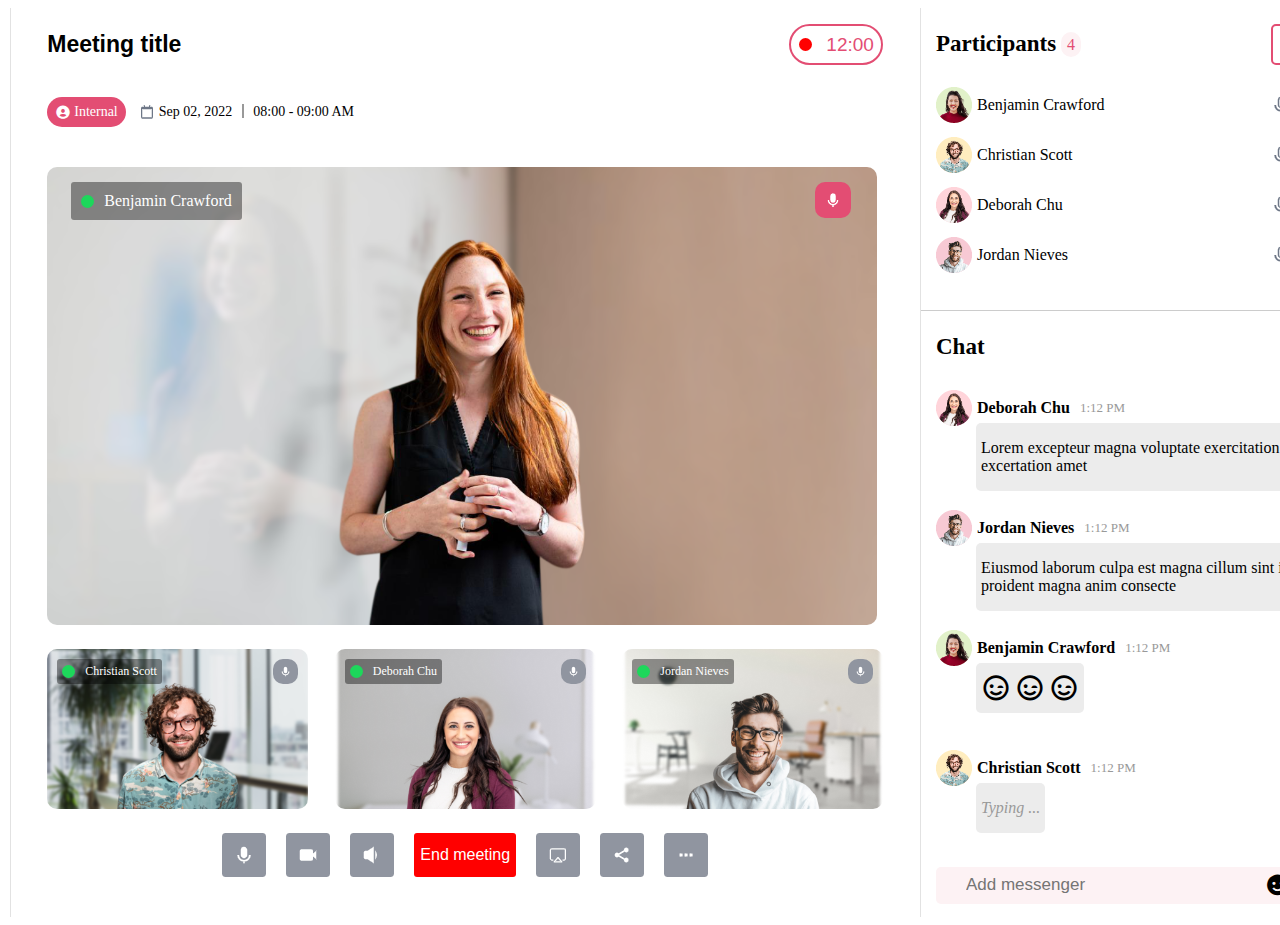
<file: TH_T4/html.html>
<!DOCTYPE html>
<html lang="en">

<head>
    <meta charset="UTF-8">
    <meta http-equiv="X-UA-Compatible" content="IE=edge">
    <meta name="viewport" content="width=device-width, initial-scale=1.0">
    <title>Document</title>
    <link rel="stylesheet" href="/css.css">
    <link href='https://unpkg.com/boxicons@2.1.4/css/boxicons.min.css' rel='stylesheet'>
</head>

<body>
    <div id="wrapper" class="wraper">
        <div id="container">
            <div id="left">
                <div id="left_above">
                    <img class="item" src="/img/logo.png" alt="">
                    <img class="item item-1" src="/img/home.png" alt="">
                    <div class="item_massage">N</div>
                    <img class="item" src="/img/chatting.png" alt="">
                    <img class="item" src="/img/calender.png" alt="">
                    <img class="item" src="/img/cam.png" alt="">
                    <img class="item" src="/img/user.png" alt="">
                </div>

                <div id="below">
                    <img src="/img/avatar.png" width="44" alt="">
                    <img id="setting" src="/img/setting.png" width="44" alt="">
                </div>
            </div>
            <div id="center">
                <div class="center_container">
                    <div class="heading">
                        <p class="heading_text">Meeting title</p>
                        <div class="heading_time">
                            <div class="heading_time-circle"></div>
                            <p class="heading_time-time">12:00</p>
                        </div>
                    </div>
                    <div class="heading_list">
                        <ul class="heading_list-list">
                            <li class="list-internal">
                                <i class='bx bxs-user-circle'></i>
                                <p class="internal-text">Internal</p>
                            </li>
                            <li class="list-day">
                                <img src="/img/calender_small.png" alt="">
                                <p class="day-text">Sep 02, 2022</p>
                            </li>
                            
                            <li class="list-time">
                                <p class="time-text">08:00 - 09:00 AM</p>
                            </li>
                        </ul>
                    </div>
                    <div class="img_center">
                        <img src="/img/img_big.png" alt="">
                        <div class="img_center-mic">
                            <img src="/img/mic_color.png" alt="">
                        </div>
                        <div class="center-mic-name">
                            <div class="circle-mic"></div>
                            <div class="mic-name-name">Benjamin Crawford</div>
                        </div>
                    </div>
                    <div class="img_bottom">
                        <div class="img_bottom-1">
                            <img src="/img/img2.png" alt="">
                            <div class="img_bottom-mic">
                                <img class="bottom_img_mic" src="/img/mic_grey_color.png" alt="">
                            </div>
                            <div class="bottom-mic-name">
                                <div class="circle-mic"></div>
                                <div class="mic-name-name">Christian Scott</div>
                            </div>
                        </div>


                        <div class="img_bottom-2">
                            <img src="/img/img1.png" alt="">
                            <div class="img_bottom-mic">
                                <img class="bottom_img_mic" src="/img/mic_grey_color.png" alt="">
                            </div>
                            <div class="bottom-mic-name">
                                <div class="circle-mic"></div>
                                <div class="mic-name-name">Deborah Chu</div>
                            </div>
                        </div>


                        <div class="img_bottom-3">
                            <img src="/img/img.png" alt="">
                            <div class="img_bottom-mic">
                                <img class="bottom_img_mic" src="/img/mic_grey_color.png" alt="">
                            </div>
                            <div class="bottom-mic-name">
                                <div class="circle-mic"></div>
                                <div class="mic-name-name">Jordan Nieves</div>
                            </div>
                        </div>
                    </div>

                    <div class="list_btn">
                        <img class="list-btn-setup"src="/img/mic_grey_color.png" alt="">
                        <img class="list-btn-setup"src="/img/cam_color.png" alt="">
                        <img class="list-btn-setup"src="/img/speaker_grey_color.png" alt="">
                        <button class="btn_end list-btn-setup">End meeting</button>
                        <img class="list-btn-setup"src="/img/Button 2179.png" alt="">
                        <img class="list-btn-setup"src="/img/share.png" alt="">
                        <img class="list-btn-setup"src="/img/3 cham.png" alt="">
                    </div>
                </div>
            </div>
            <div id="right">
                <!-- header -->
                <div class="right_heading">
                    <div class=" right_container">
                        <div class="right_heading-header">
                            <div class="heading-partici">
                                <p class="heading_text">Participants</p>
                                <div class="heading-number">4</div>
                            </div>
                            <div class="heading-add">
                                <p class="plush">+</p>
                                <p class="add">Add</p>
                            </div>
                        </div>
                        <!-- member 1-->
                        <div class="heading_member">
                            <div class="heading_member-item">
                               <div class="number-item-left">
                                    <img class="item-left-avt" src="/img/avatar 1322.png" alt="">
                                    <p>Benjamin Crawford</p>
                               </div>
                               <div class="number-item-right">
                                     <img class="right_setup" src="/img/mic1.png" alt="">
                                     <img class="right_setup"src="/img/cam_small.png" alt="">
                                     <i class='bx bx-dots-horizontal-rounded right_setup'></i>

                               </div>
                            </div>
                        </div>
                        <!-- end -->
                          
                        <!-- member 2-->
                        <div class="heading_member">
                            <div class="heading_member-item">
                               <div class="number-item-left">
                                    <img class="item-left-avt" src="/img/avatar 1323.png" alt="">
                                    <p>Christian Scott</p>
                               </div>
                               <div class="number-item-right">
                                     <img class="right_setup" src="/img/mic1.png" alt="">
                                     <img class="right_setup"src="/img/cam_small.png" alt="">
                                     <i class='bx bx-dots-horizontal-rounded right_setup'></i>

                               </div>
                            </div>
                        </div>
                        <!-- end -->

                        <!-- member 3-->
                        <div class="heading_member">
                            <div class="heading_member-item">
                               <div class="number-item-left">
                                    <img class="item-left-avt" src="/img/avatar 1324.png" alt="">
                                    <p>Deborah Chu</p>
                               </div>
                               <div class="number-item-right">
                                     <img class="right_setup" src="/img/mic1.png" alt="">
                                     <img class="right_setup"src="/img/cam_small.png" alt="">
                                     <i class='bx bx-dots-horizontal-rounded right_setup'></i>

                               </div>
                            </div>
                        </div>
                        <!-- end -->

                        <!-- member 4-->
                        <div class="heading_member heading_nember_last">
                            <div class="heading_member-item">
                               <div class="number-item-left">
                                    <img class="item-left-avt" src="/img/avatar 1325.png" alt="">
                                    <p>Jordan Nieves</p>
                               </div>
                               <div class="number-item-right">
                                     <img class="right_setup" src="/img/mic1.png" alt="">
                                     <img class="right_setup"src="/img/cam_small.png" alt="">
                                     <i class='bx bx-dots-horizontal-rounded right_setup'></i>
                               </div>
                            </div>
                        </div>
                        <!-- end -->
                    </div>
                </div>
                <!-- end -->
                
                <div class="right_bottom">
                    <div class=" right_container">
                        <div class="heading-partici">
                            <p class="heading_text">Chat</p>
                        </div>


                        <div class="heading_member">
                            <div class="heading_member-item heading_member-setup">
                               <div class="number-item-left item-left-msg">
                                    <img class="item-left-avt" src="/img/avatar 1324.png" alt="">
                                    <p class="name_setup">Deborah Chu</p>
                                    <p class="time_bottom">1:12 PM</p>
                               </div>

                               <div class="bottom_msg">
                                    <p>Lorem excepteur magna voluptate exercitation dolore excertation amet</p>
                               </div>
                            </div>
                        </div>


                        <div class="heading_member heading_member-setup">
                            <div class="heading_member-item">
                               <div class="number-item-left item-left-msg">
                                    <img class="item-left-avt" src="/img/avatar 1325.png" alt="">
                                    <p class="name_setup">Jordan Nieves</p>
                                    <p class="time_bottom">1:12 PM</p>
                               </div>

                               <div class="bottom_msg">
                                    <p>Eiusmod laborum culpa est magna cillum sint in elit proident magna anim consecte</p>
                               </div>
                            </div>
                        </div>

                        <div class="heading_member heading_member-setup">
                            <div class="heading_member-item">
                               <div class="number-item-left item-left-msg">
                                    <img class="item-left-avt" src="/img/avatar 1322.png" alt="">
                                    <p class="name_setup">Benjamin Crawford</p>
                                    <p class="time_bottom">1:12 PM</p>
                               </div>

                               <div class="bottom_msg">
                                <i class='bx bx-wink-smile' ></i>
                                <i class='bx bx-wink-smile' ></i>
                                <i class='bx bx-wink-smile' ></i>
                               </div>
                            </div>
                        </div>


                        <div class="heading_member heading_member-setup">
                            <div class="heading_member-item">
                               <div class="number-item-left item-left-msg">
                                    <img class="item-left-avt" src="/img/avatar 1323.png" alt="">
                                    <p class="name_setup">Christian Scott</p>
                                    <p class="time_bottom">1:12 PM</p>
                               </div>

                               <div class="bottom_msg">
                                    <p class="msg-setup">Typing ...</p>
                               </div>
                            </div>
                        </div>


                        <div class="bottom_input">
                            <input class="_input-text" type="text" name="" id="" placeholder="Add messenger">
                            <i class='bx bxs-smile' ></i>
                            <img src="/img/send.png" alt="">
                        </div>

                        
                    </div>
                </div>

                
            </div>
        </div>
    </div>
</body>

</html>
</file>
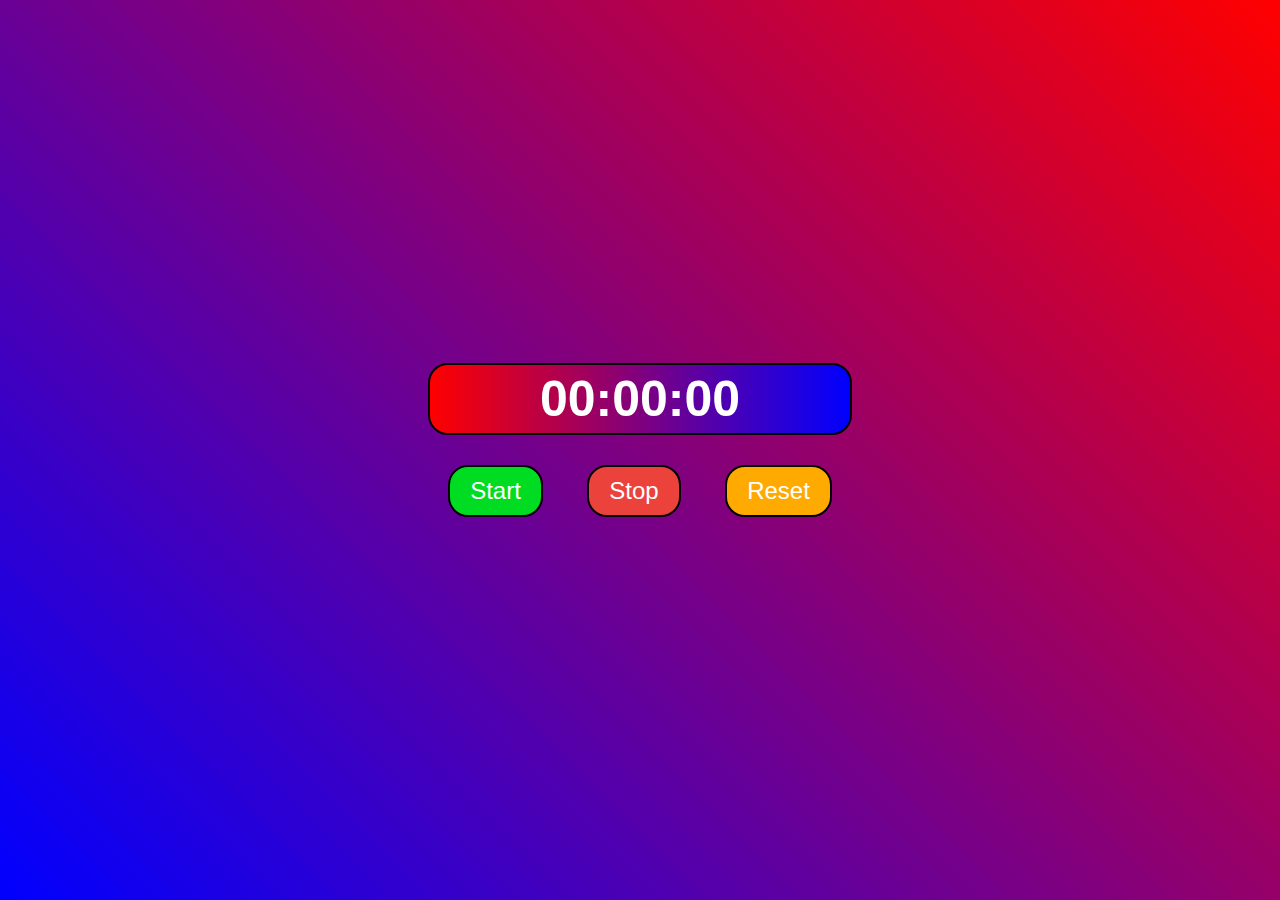
<file: TH_T6/stopwatch.html>
<!DOCTYPE html>
<html>
<head>
  <meta charset="UTF-8">
  <title>Stopwatch</title>
  <link rel="stylesheet" type="text/css" href="/TH_T6/stopwatch.css">
</head>
<body>
    <div class="main">
        <h2 id="timer">00:00:00</h2>
        <button id="startBtn" class="start">Start</button>
        <button id="stopBtn" class="stop" disabled>Stop</button>
        <button id="resetBtn" class="reset" disabled>Reset</button>
    </div>
  <script src="/TH_T6/stopwatch.js"></script>
</body>
</html>
</file>
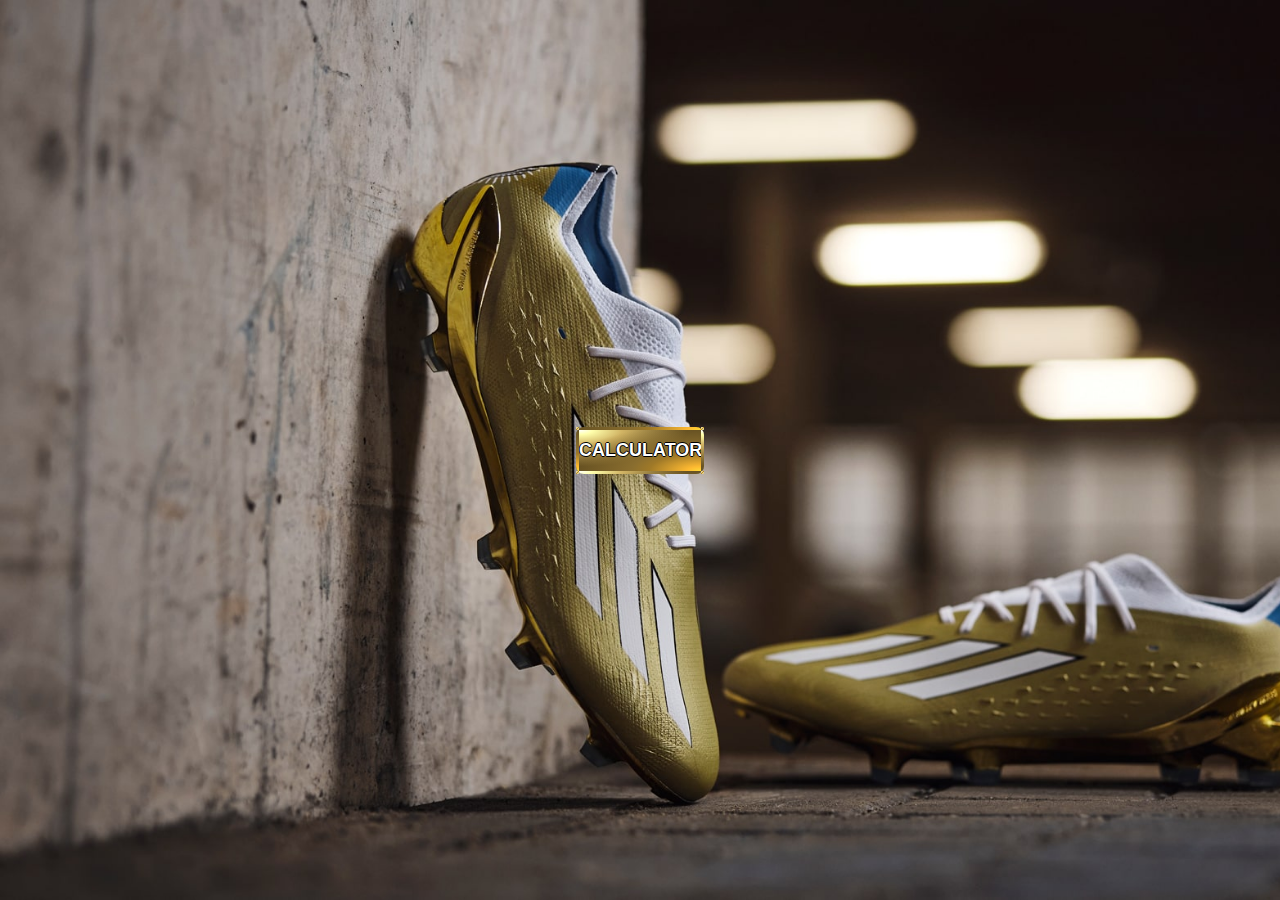
<file: TH_T6_calculator/html.html>
<!DOCTYPE html>
<html>
  <head>
    <title>Calculator</title>
    <link rel="stylesheet" href="/TH_T6_calculator/css.css">
    <link href='https://unpkg.com/boxicons@2.1.4/css/boxicons.min.css' rel='stylesheet'>
  </head>
  <body>
    <div class="form">
        <h2 class="title">Calculator</h2>
        <div class="form_input">
            <div class="container">
                <input type="text" id="a" placeholder="Nhập vào giá trị">
                <input type="text" id="b" placeholder="Nhập vào giá trị">
                <input type="text" id="ketqua" placeholder="Kết quả!" readonly="true">
            </div>
        </div>

        <div class="form_button">
            <div class="container_button">
                <button onclick="Cong()">+</button>
                <button onclick="Tru()">-</button>
                <button onclick="Nhan()">×</button>
                <button onclick="Chia()">÷</button>
                <button onclick="CanBacHai()">√a</button>
	            <button onclick="Reset()">AC</button>
            </div>
        </div>

        <i class='bx bxs-x-circle'></i>
    </div>

    <button class="open">CALCULATOR</button>
  </body>
  <script src="js.js"></script>
</html>
</file>
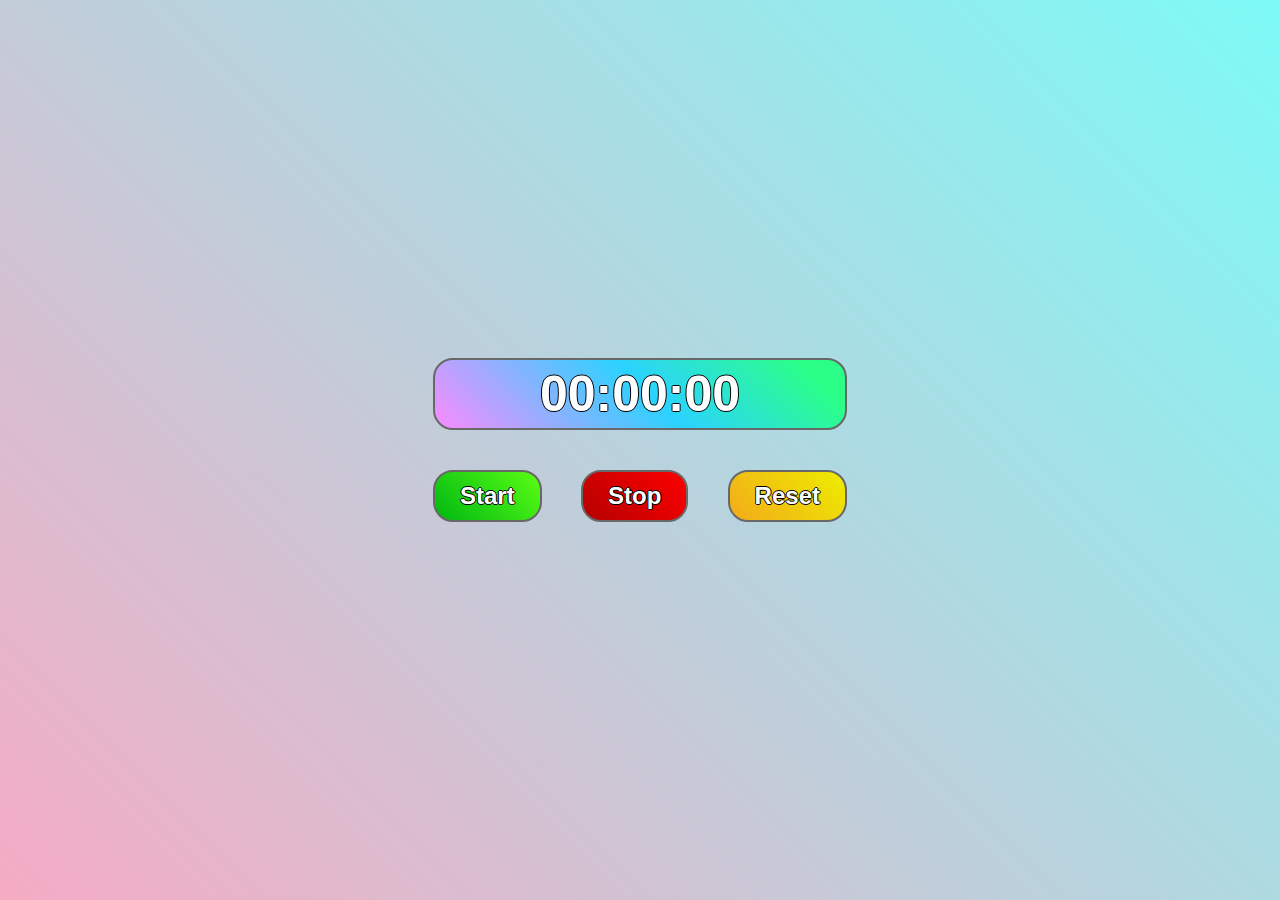
<file: TH_T6_stopwatch/stopwatch.html>
<!DOCTYPE html>
<html>
<head>
  <meta charset="UTF-8">
  <title>Stopwatch</title>
  <link rel="stylesheet" type="text/css" href="/TH_T6_stopwatch/stopwatch.css">
</head>
<body>
    <div class="main">
        <h2 id="timer">00:00:00</h2>
        <div class="btn">
          <button id="startBtn" class="start">Start</button>
          <button id="stopBtn" class="stop" disabled>Stop</button>
          <button id="resetBtn" class="reset" disabled>Reset</button>
        </div>
    </div>
  <script src="/TH_T6_stopwatch/stopwatch.js"></script>
</body>
</html>
</file>
<file: css.css>
<<<<<<< HEAD
body{
 padding: 0;
 margin: 0;
 font-family: Arial, Helvetica, sans-serif;
}
img{
    overflow: hidden;
}
#wrapper {
    display: flex;
    justify-content: center;
}

#container {
    display: flex;
    justify-content: space-between;
    width: 1440px;
}

#center {
    width: 910px;
  border-left: 1px solid #e2e2e2;
  border-right: 1px solid #e2e2e2;
}

#right {
    width: 440px;
}

#left {
    width: 90px;
    height: 870px;
    display: flex;
    flex-direction: column;
    justify-content: space-between;
}

#left_above {
    width: 100%;
    display: flex;
    flex-direction: column;
    align-items: center;
}

#below {
    display: flex;
    flex-direction: column;
    align-items: center;
    justify-content: center;
}

.item {
    width: 32px;
    margin-top: 50px;
}

#setting {
    margin-top: 36px;
}
.center_container{
    width: 92%;
    margin: 0 auto;
}
.heading{
    display: flex;
    justify-content: space-between;
    align-items: center;
    font-family: Arial, Helvetica, sans-serif;
}
.heading_time{
    display: flex;
    align-items: center;
    width: 90px;
    height: 37px;
    border-radius: 50px;
    border: 2px solid #E34D73;
    justify-content:space-around; 
}
.heading_time-circle{
    width: 13px;
    height: 13px;
    border-radius: 10px;
    background-color: #ff0000;
}
.heading_time-time{
    font-size: 19px;
    color: #E34D73;
}
.heading_text{
    font-size: 23px;
    font-weight: bold;
}
.heading_list-list{
    list-style: none;
    display: flex;
    padding: 0;
}
.list-internal{
    display: flex;
    align-items: center;
    padding: 7px 8px;
    border-radius: 20px;
    background-color: #E34D73;
    color: white;
    margin-right: 5px;
}
.internal-text{
    margin: 0 0 0 3px;
    font-size: 14px;
}
.list-day{
    display: flex;
    align-items: center;
    padding: 7px 8px;
    border-radius: 20px;
    margin-right: 5px;
}

.day-text{
    margin: 0 0 0 4px;
    font-size: 14px;
}
.list-time{
    padding: 7px 8px;
    border-radius: 20px;
    margin-right: 5px;
    position: relative;
}
.list-time::before{
    content: "";
    display: block;
    position: absolute;
    left: -3px;
    border: 1px solid #999;
    height: 12px;
}
.time-text{
    margin: 0px;
    font-size: 14px;
}
.img_center{
    margin-top: 40px;
    position: relative;
    border-radius: 5px;
}
.img_center img{
    border-radius: 10px;
}
.img_center-mic{
    position: absolute;
    top: 15px;
    right: 32px;
}
.circle-mic{
    width: 13px;
    height: 13px;
    border-radius: 10px;
    background-color: #1DD75B;
    margin-right: 10px;
}
.mic-name-name{
    color: white;
}
.center-mic-name{
    display: flex;
    align-items: center;
    padding: 10px;
    background-color: rgba(00, 00, 00, 0.4);
    border-radius: 3px;
    position: absolute;
    top: 15px;
    left: 24px;
}
.img_bottom{
    display: flex;
    justify-content: space-between;
    margin-top: 20px;
}
.img_bottom-1{
     position: relative;
}
.img_bottom-1 img{
    border-radius: 10px;
}
.img_bottom-2{
     position: relative;
}
.img_bottom-2 img{
    border-radius: 10px;
}
.img_bottom-3{
    position: relative;
}

.img_bottom-3 img{
    border-radius: 10px;
}
.bottom_img_mic{
    width: 25px;
    position: absolute;
    top: 10px;
    right: 10px;

}
.bottom-mic-name{
    display: flex;
    align-items: center;
    padding: 5px;
    background-color: rgba(00, 00, 00, 0.4);
    border-radius: 3px;
    position: absolute;
    top: 10px;
    left: 10px;
    font-size: 12px;
}
.list_btn{
    display: flex;
    justify-content: center;
    margin-bottom: 20px;
}
.btn_end{
    font-size: 16px;
    color: white;
    background-color: red;
    border: none;
    border-radius: 3px;
}
.btn_end:hover{
    transform: scale(1.2);
    font-weight: bold;
}
.list-btn-setup{
    margin: 20px 10px;
}
.item-1{
    position: relative;
}
.item_massage{
    position: absolute;
    top: 208px;
    left: 88px;
    width: 17px;
    height: 17px;
    background-color: #ff0000;
    color: white;
    border-radius: 50px;
    font-size: 14px;
    text-align: center;
    font-weight: bold;
    border: 2px solid #fff;
}
.right_container{
    width: 93%;
    margin: 0 auto;
}
.heading-number{
    width: 20px;
    height: 25px;
    border-radius: 20px;
    background-color: #FDF2F4;
    color: #E34D73;
    text-align: center;
    line-height: 25px;
    margin-left: 5px;
}
.heading-partici{
    display: flex;
    align-items: center;
}
.heading-add{
    display: flex;
    align-items: center;
    justify-content: center;
    width: 70px;
    height: 37px;   
    border: 2px solid #E34D73;
    font-weight: bold;
    color: #E34D73;
    text-align: center;
    border-radius: 5px;
}
.plush{
    margin-right: 5px;
}
.right_heading-header{
    display: flex;
    justify-content: space-between;
    align-items: center;
}
.right_heading{
    border-bottom: 1px solid #ccc;
}
.number-item-left{
    display: flex;
    align-items: center;
}
.item-left-avt{
    margin-right: 5px;
}
.number-item-right{
    display: flex;
    align-items: center;
}
.bx-dots-horizontal-rounded{
    color: #757575;
    font-size: 20px;
}
.heading_member-item{
    display: flex;
    align-items: center;
    justify-content: space-between;

    position: relative;
}
.right_setup{
    margin-left: 7px;
}
.heading_nember_last{
    margin-bottom: 30px;
}
.time_bottom{
    font-size: 13PX;
    color: #999;
    margin-left: 10PX;
}
.bottom_msg{
    padding: 0 5px;
    background-color: #ececec;
    border-radius: 5px;
    position: absolute;
    top: 40px;
    left: 40px;
}
.heading_member-setup{
    margin-bottom: 70px;
}
.bx-wink-smile{
    font-size: 30px;
    padding: 10px 0;
}
.msg-setup{
    color: #999;
    font-style: italic;
}
._input-text{
    width: 80%;
    height: 35px;
    font-size: 17px;
    padding-left: 30px;
    border: none;
    border-radius: 5px;
    background-color: #FDF2F4;

}
.bottom_input{
    display: flex;
    align-items: center;
}
.bxs-smile{
    margin-left: -30px;
    font-size: 25px;
}
.name_setup{
    font-weight: bold;
=======
* {
    margin: 0%;
    padding: 0;
}

.header {
    width: 100%;
    height: 100px;
    display: flex;
    justify-content: space-around;
    align-items: center;
    position: fixed;
    top: 0;
    background-color: rgb(255, 255, 255);
    z-index: 1;
    box-shadow: 5px 5px 20px #dfdfdf;
}

.search {
    display: flex;
    align-items: center;
}

.list_header_ul {
    display: flex;
    list-style: none;
}

.list_header_li {
    font-size: 20px;
    padding:10px;
}
.list_header_li:hover{
    background-color: #f4f4f4;
    border-radius: 3px;
}

.list_header_li a{
    text-decoration: none;
    color: #000;
}

.setup {
    margin: 0 15px;
}

.input {
    background-color: #fff;
    border: 1px solid #ccc;
    border-radius: 5px;
    padding: 5px;
}

.input_search {
    border: none;
    height: 20px;


}

.main {
    width: 100%;
    margin-top: 150px;
}

.main_items {
    width: 1350px;
    margin: auto;
    position: relative;
}

.main_items_Translation {
    font-size: 50px;
    text-align: center;
    font-weight: bold;
    margin-top: 20px
}

.items_ {
    display: flex;
    align-items: center;
    margin: 70px 0;
    border: 1px solid #ccc;
    border-radius: 10px;
    transition: 0.2s;
}
.items_:hover{
    transform: scale(1.01);
    border: 3px solid #8d8d8d;
}

.items_text_setup {
    width: 80%;
    margin: auto;
    align-items: flex-end;
}

.text_header {
    font-size: 35px;
}

.text_center {
    font-size: 25px;
    line-height: 28px;
}

.text_footer {
    font-style: italic;
    font-size: 20px;
    color: #999;
}

.text_button {
    padding: 10px 20px;
    font-size: 15px;
    border-radius: 3px;
    background-color: rgb(69, 157, 122);
    color: #fff;
    border: none;
}

.text_button:hover{
    transform: scale(1.1);
    background-color: rgb(255, 102, 0);
    color: black;
    font-weight: bold;
    border: 2px solid #000;
}

.text_setup {
    margin: 10px;
}

.last_items{
    margin-bottom: 50px;
}
.last_text-header{
    font-size: 40px;

}
.last_items_text{
    width: 50%;
    position: absolute;
    right: -50px;
    bottom: 110px;
    line-height: 70px;
}
.img_last{
    width: 100%;
    height: 100%;
    overflow: hidden;
}
.footer {
    width: 100%;
    background-color: #1D2128;
    height: 300px;
    display: flex;
    align-items: center;
}

.img_footer {
    width: 100%;
    height: 100%;
    overflow: hidden;
    margin-bottom: 50px;
}

.footer_list {
    width: 50%;
    height: 100%;
    display: flex;
    justify-content: space-between;

}

.footer_list_ul {
    color: white;
    list-style: none;
    line-height: 35px;
}

.ul_top {
    font-size: 25px;
    font-weight: bold;
}

.footer_main {
    display: flex;
    justify-content: space-between;
}

.items_footer {
    background-color: rgb(233, 232, 233);
}

.footer_text_header {
    font-size: 25px;
    font-weight: bold;
}
.footer_input{
    position: relative;
}
.footer_input_ip {
    padding: 8px 0 8px 30px;
    border-bottom-left-radius: 5px;
    border-top-left-radius: 5px ;
    background-color: #1D2128;
    color: white;
    border: 1px solid white;

}
.bx-envelope{
    font-size: 20px;
    color: white;
    position: absolute;
    top: 12px;
    left: 7px;

    
}
.select{
    width: 100px;
    background-color: #1D2128;
    color: white;
    padding: 3px;
}
.footer_right {
    color: #fff;
    line-height: 40px;
}
.btn_footer{
    padding: 8px;
    margin-left: -5px;
    border-bottom-right-radius: 5px;
    border-top-right-radius: 5px ;
    background-color: rgb(69, 157, 122);
    border: 1px solid white;
    margin-bottom: 15px;
}
.footer_end{
    font-size: 13px;
    color: #8d8d8d;
>>>>>>> e3dda2d0420554056371c2237608d31ffffbf031
}
</file>
<file: TH_T6/stopwatch.css>
*{
    margin: 0;
    padding: 0;
    box-sizing: 0;
}
body{
    height: 100vh;
    font-family: Arial, Helvetica, sans-serif;
    background: linear-gradient(45deg, blue,red  );
    font-family: Arial, Helvetica, sans-serif;
    display: flex;
    justify-content: center;
    align-items: center;
}
.main {
    text-align: center;
}

  
#timer {
    padding: 5px;
    margin-bottom: 10px;
    background: linear-gradient(to left, blue, red   );
    border: 2px solid #000;
    border-radius: 20px;
    color: white;
    font-size: 50px;

}
  
button {

    margin: 20px;
    padding: 10px 20px;
    font-size: 1.5em;
    border-radius: 20px;
    color: #fff;
    border: none;
    transition: 0.5s;
}

.start{
    background-color: #00dc21;
    border: 2px solid #000 ;
}
.stop{
    background-color: #eb423c;
    border: 2px solid #000 ;
}
.reset{
    background-color: #ffaa00;
    border: 2px solid #000 ;
}
  
.start:hover,
.stop:hover ,
.reset:hover{
    background: linear-gradient(to left, blue, red   );
    transform: scale(1.05);
}
</file>
<file: TH_T6_calculator/css.css>
*{
    margin: 0;
    padding: 0;
    box-sizing: 0;
    overflow: hidden;
}
body{
    height: 100vh;
    display: flex;
    align-items: center;
    background: url(/TH_T6_calculator/messi-4-min.jpg);
    background-repeat: no-repeat;
    background-size: cover  ;
    font-family: 'Lucida Sans', 'Lucida Sans Regular', 'Lucida Grande', 'Lucida Sans Unicode', Geneva, Verdana, sans-serif;
}
.form{
    padding: 20px 0;
    text-align: center;
    margin: 0px auto;
    height: auto;
    backdrop-filter: blur(25px); 
    position: relative;
    display: none;
    border: 10px solid;
    border-image-slice: 1;
    border-image-source: linear-gradient(to right bottom, #BF953F, #FCF6BA,#B38728,#FBF5B7,#AA771C);
}

.title{
    text-shadow: -1px 0 black, 0 1px black,1px 0 black, 0 -1px black;
    color: white;
    font-size: 30px;
    font-weight: bold;
    margin-top: 10px;
}

.container{
    margin: 0 auto;
    width: 95%;
}

.form_input{
    text-align: center;
    width: 70%;
    height: 100%;
    float: left;
    display: flex;
    align-items: center;
}
input{
    color: white;
    width: 90%;
    padding: 10px 0;
    margin: 20px 0;
    font-size: 17px;
    text-align: center;
    border-radius: 8px;
    background: transparent;
    border: 3px solid;
    border-image-slice: 1;
    border-image-source: linear-gradient(to right bottom, #BF953F, #FCF6BA,#B38728,#FBF5B7,#AA771C);
   
}

input::placeholder{
    color: white;
    text-shadow: -1px 0 black, 0 1px black,1px 0 black, 0 -1px black;
}
.form_button{
    height: 254.4px;
    text-align: center;
    width: 30%;
    float: right;
    display: flex;
    align-items: center;
}
.container_button{
    height: 80%;
    margin: 0 auto;
    align-items: center;
    width: 60%;
    display: flex;
    flex-wrap: wrap;
    justify-content: space-between;
    align-items: center;
}
button{
    color: white;
    text-shadow: -1px 0 black, 0 1px black,1px 0 black, 0 -1px black;
    width: 40%;
    font-size: 18px;
    padding: 10px;
    border-radius: 8px;
    background: transparent;
    border: 3px solid;
    border-image-slice: 1;
    border-image-source: linear-gradient(to right bottom, #BF953F, #FCF6BA,#B38728,#FBF5B7,#AA771C);
   
}
.bxs-x-circle{
    position: absolute;
    top: 5px;
    right: 5px;
    font-size: 33px;
    color: #D1B464;


}
.open{
    color: white;
    text-shadow: -1px 0 black, 0 1px black,1px 0 black, 0 -1px black;
    font-weight: bold;
    width:10%; 
    text-align: center;
    align-items: center;
    margin: 0 auto;
    padding: 10px 0;
    background: radial-gradient(ellipse farthest-corner at right bottom, #FEDB37 0%, #FDB931 8%, #9f7928 30%, #8A6E2F 40%, transparent 80%),
    radial-gradient(ellipse farthest-corner at left top, #FFFFFF 0%, #FFFFAC 8%, #D1B464 25%, #5d4a1f 62.5%, #5d4a1f 100%);
    border: 3px solid;
    border-image-source: linear-gradient(to right bottom, #BF953F, #FCF6BA,#B38728,#FBF5B7,#AA771C);
}
</file>
<file: TH_T6_stopwatch/stopwatch.css>
*{
    margin: 0;
    padding: 0;
    box-sizing: 0;
}
body{
    height: 100vh;
    font-family: Arial, Helvetica, sans-serif;
    background-color: #FFDEE9;
    background-image: linear-gradient(45deg, #f5abc4 0%, #7dfaf6 100%);
    font-family: Arial, Helvetica, sans-serif;
    display: flex;
    justify-content: center;
    align-items: center;
}
.main {
    text-align: center;
}

  
#timer {
    text-shadow: -1px 0 black, 0 1px black,1px 0 black, 0 -1px black;
    width: 400px;
    padding: 5px;
    margin-bottom: 20px;
    background-color: #FA8BFF;
    background-image: linear-gradient(45deg, #FA8BFF 0%, #2BD2FF 52%, #2BFF88 90%);
    border: 2px solid #686868;
    border-radius: 20px;
    color: white;
    font-size: 50px;
}

.btn{
    width: 100%;
    display: flex;
    justify-content: space-between;
}
  
button {
    font-weight: bold;
    text-shadow: -1px 0 black, 0 1px black,1px 0 black, 0 -1px black;
    margin: 20px 0px;
    padding: 10px 25px; 
    font-size: 24px;
    border-radius: 20px;
    color: #fff;
    border: none;
    transition: 0.2s;
}

.start{
    background-image: linear-gradient(45deg,#00B712,#5AFF15);
    border: 2px solid #686868;
}
.stop{
    background-image: linear-gradient(45deg,#b40000, red);
    border: 2px solid #686868;
}
.reset{
    background-image: linear-gradient(45deg,#f3aa1a, rgb(237, 237, 0));
    border: 2px solid #686868;
}
  
.start:hover,
.stop:hover ,
.reset:hover{
    color: black;
    text-shadow: none;
    background-color: #FA8BFF;
    background-image: linear-gradient(45deg, #FA8BFF 0%, #2BD2FF 52%, #2BFF88 90%);
    transform: scale(1.05);
}
</file>
